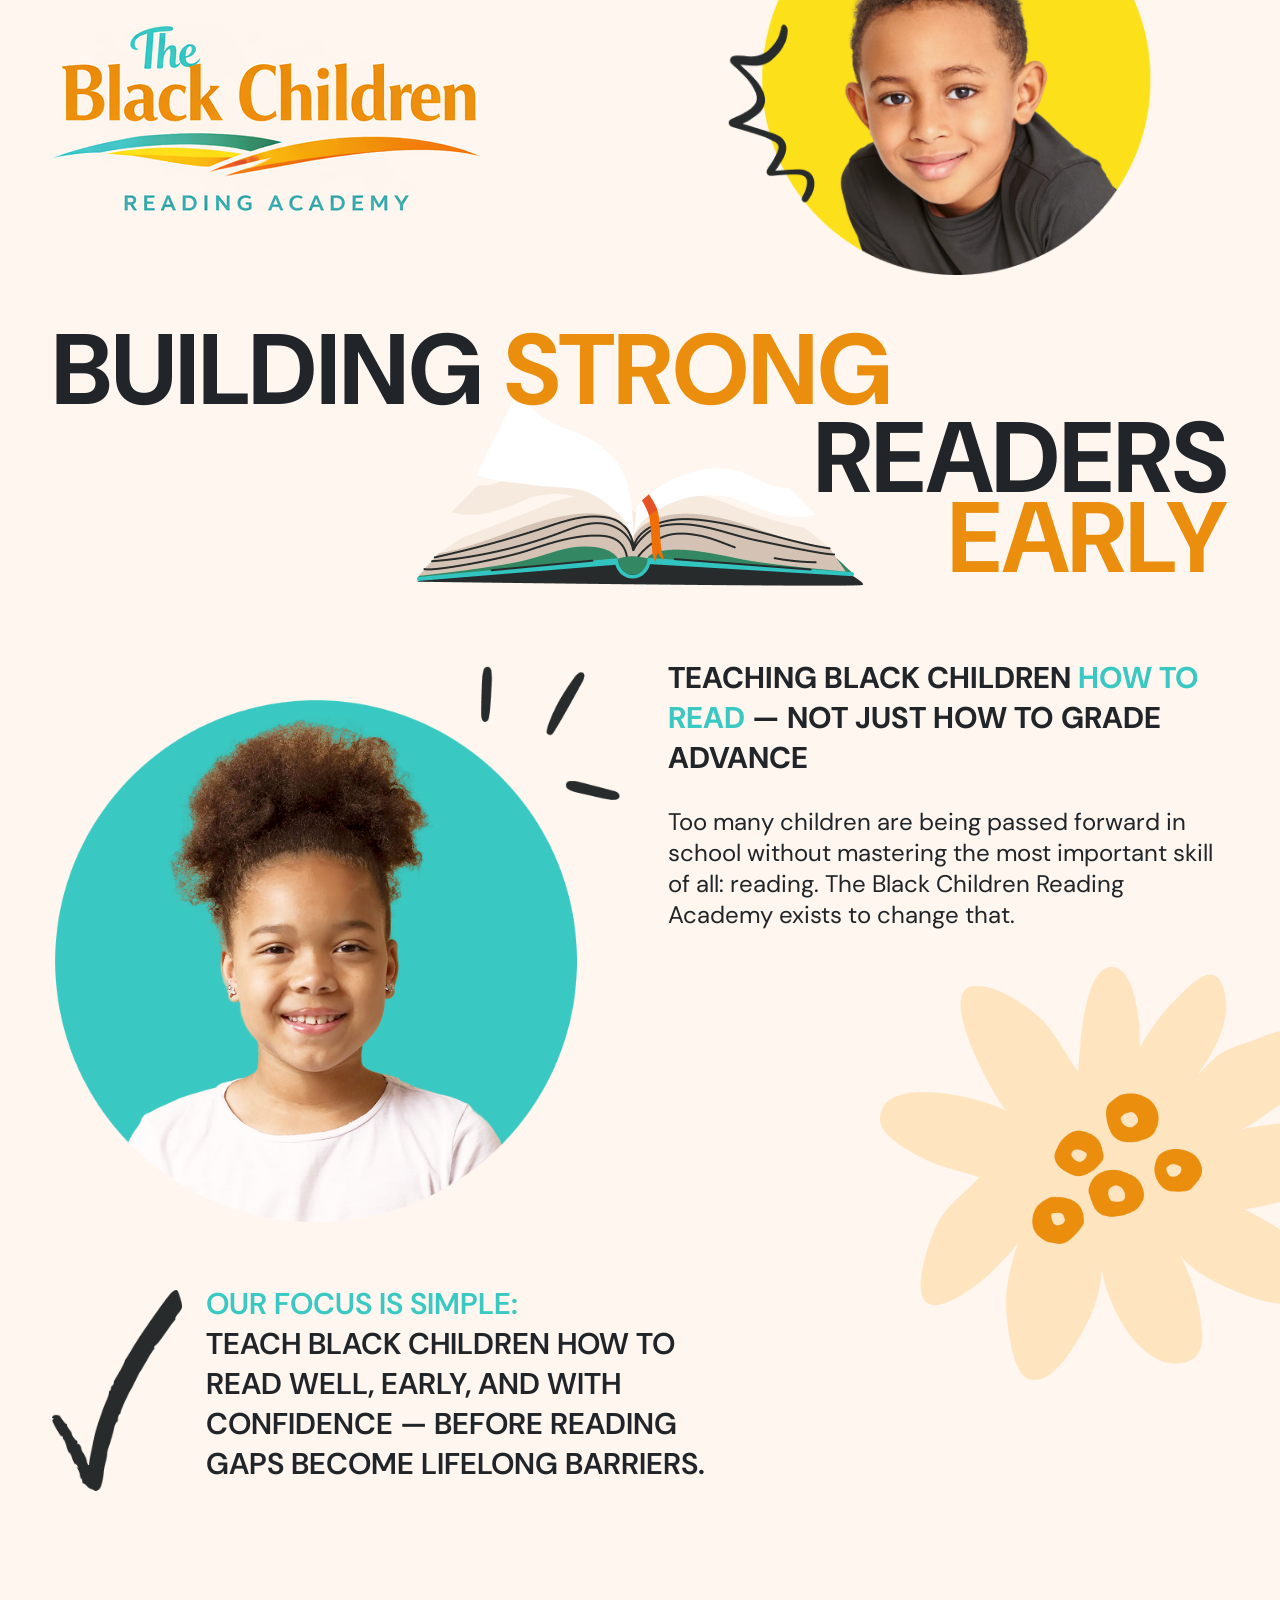
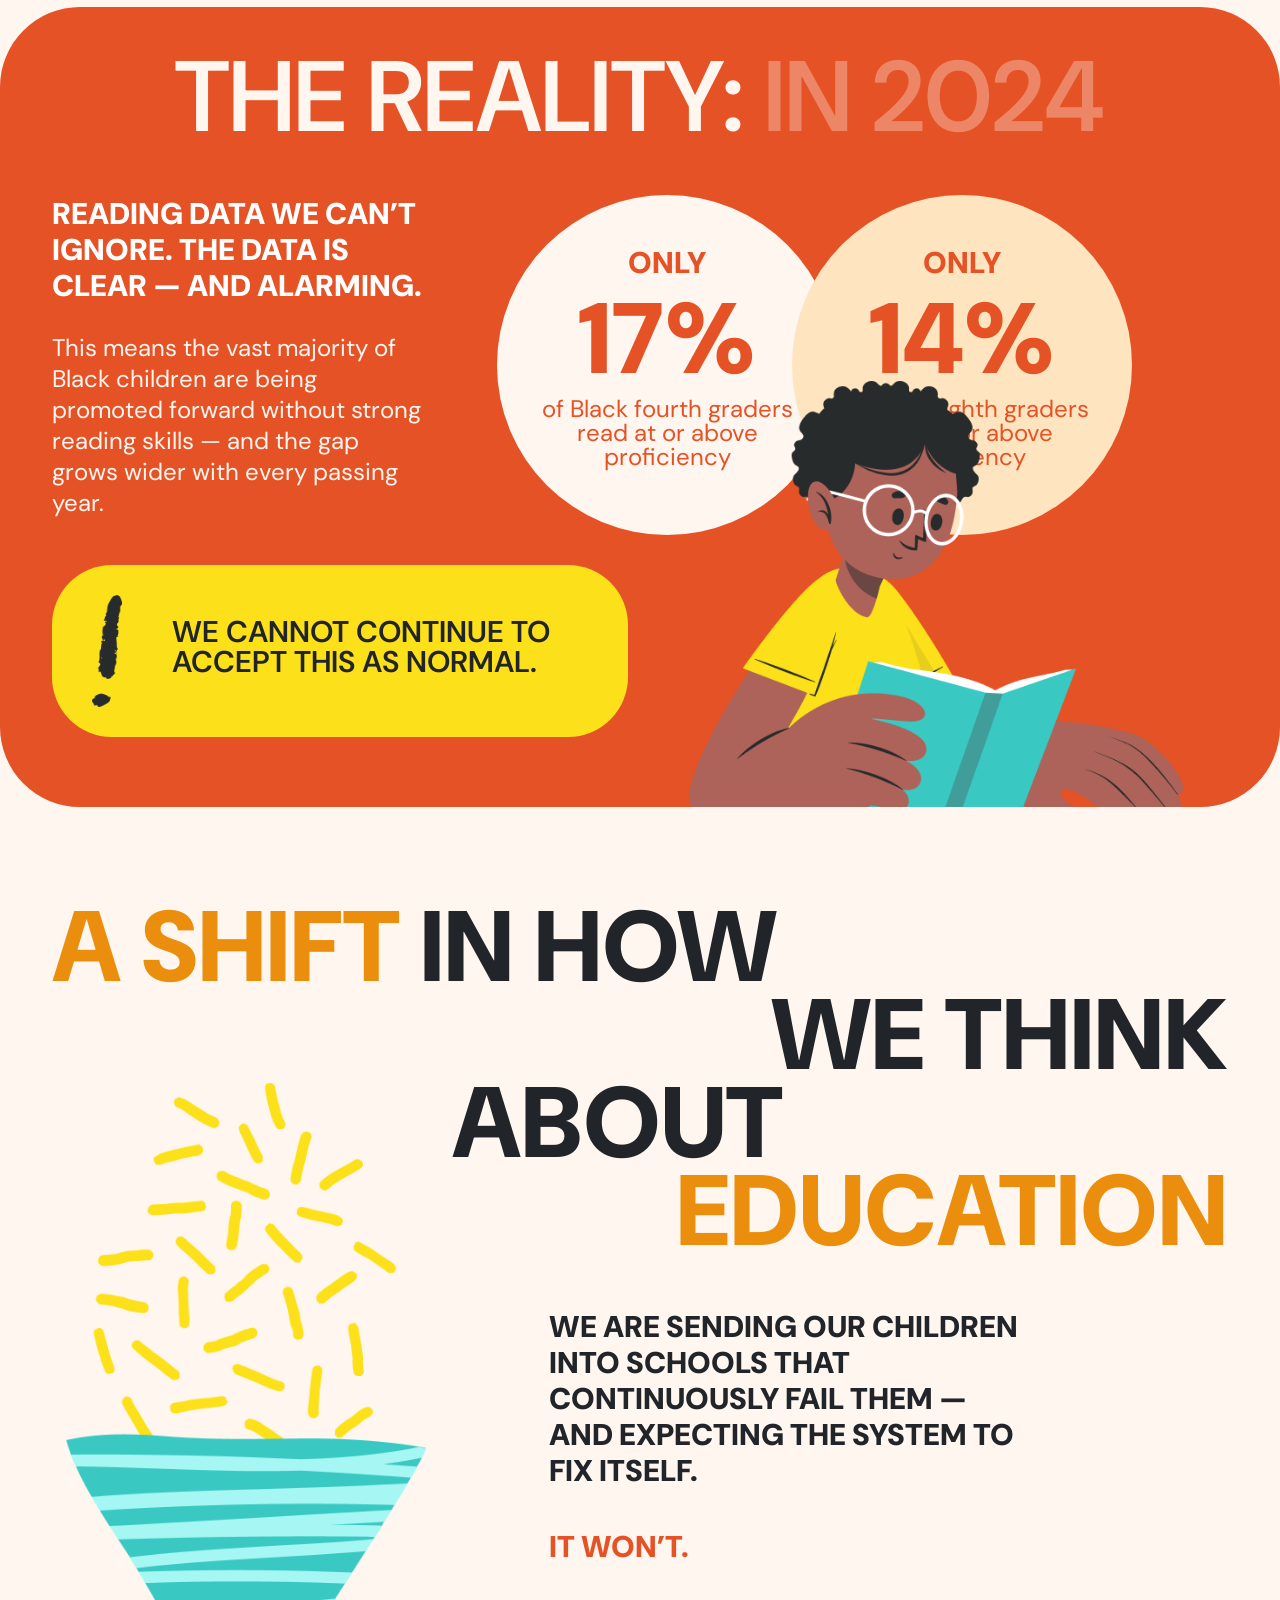
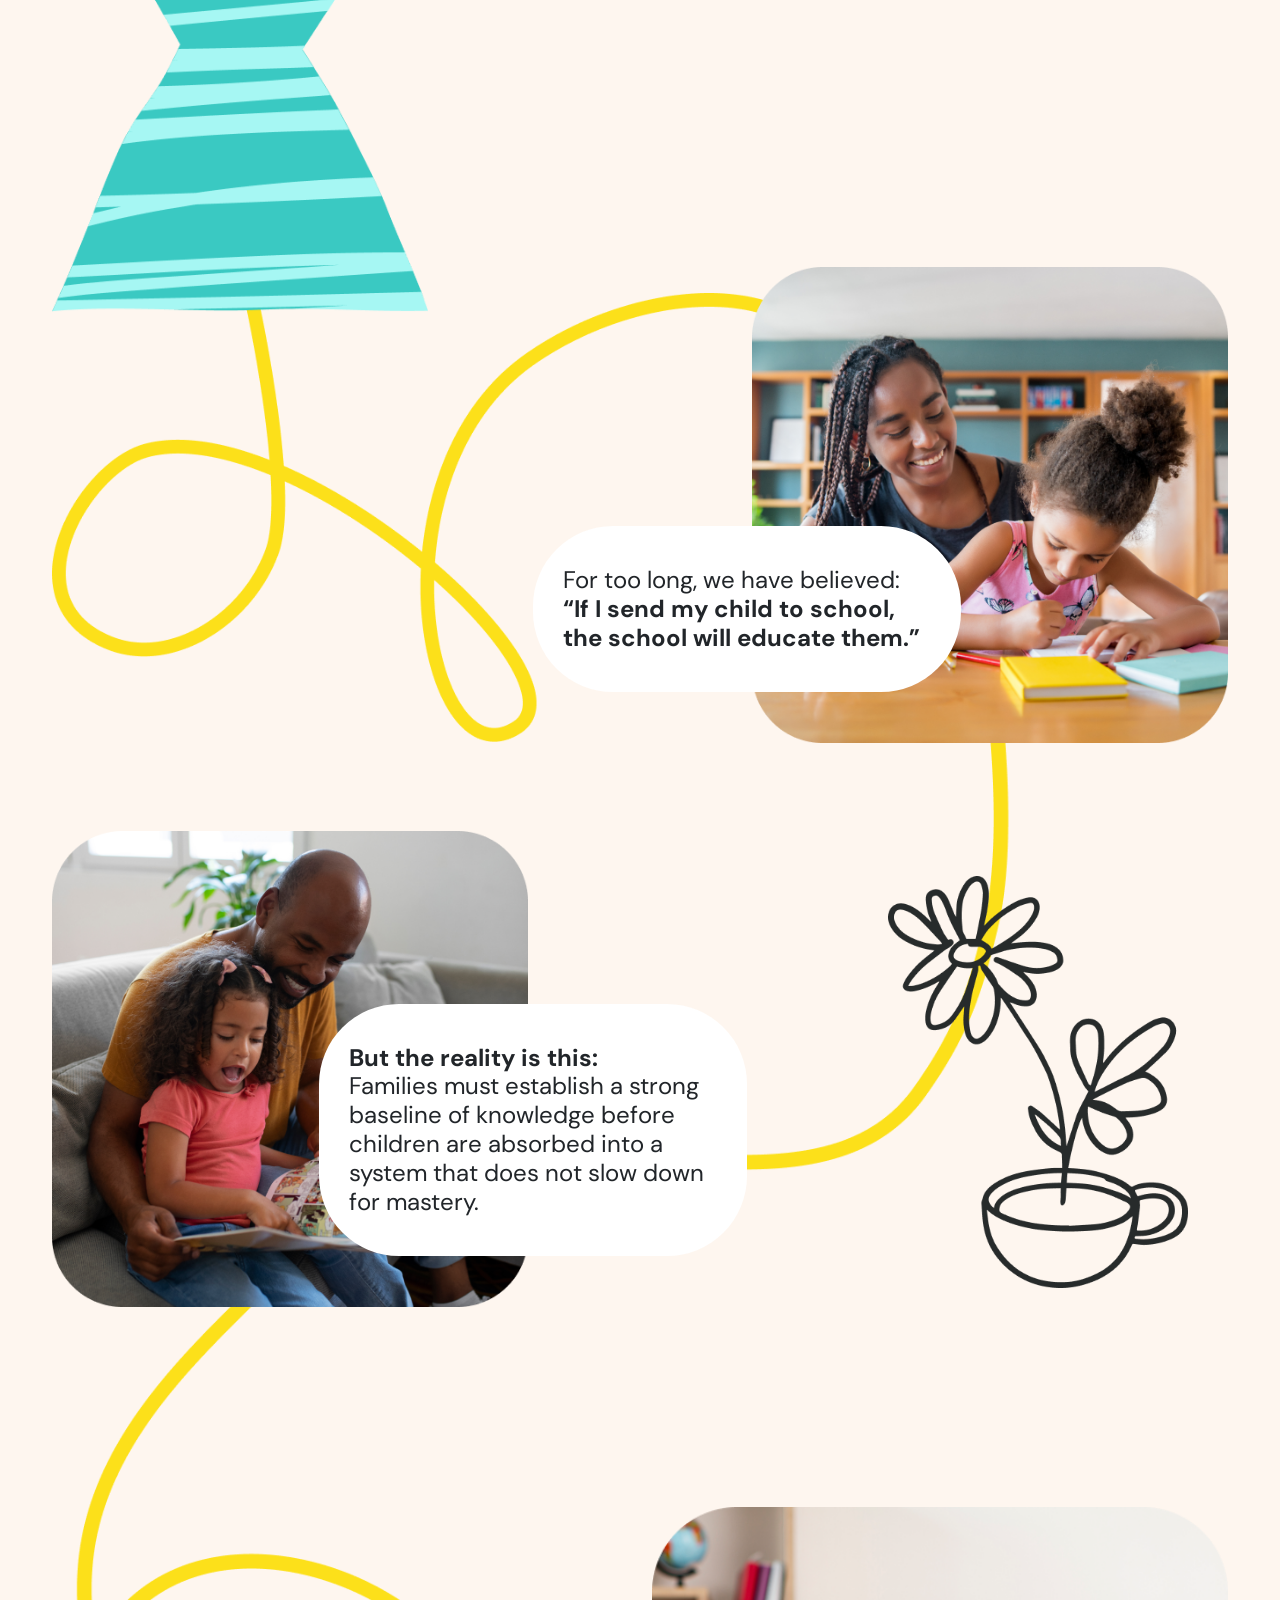
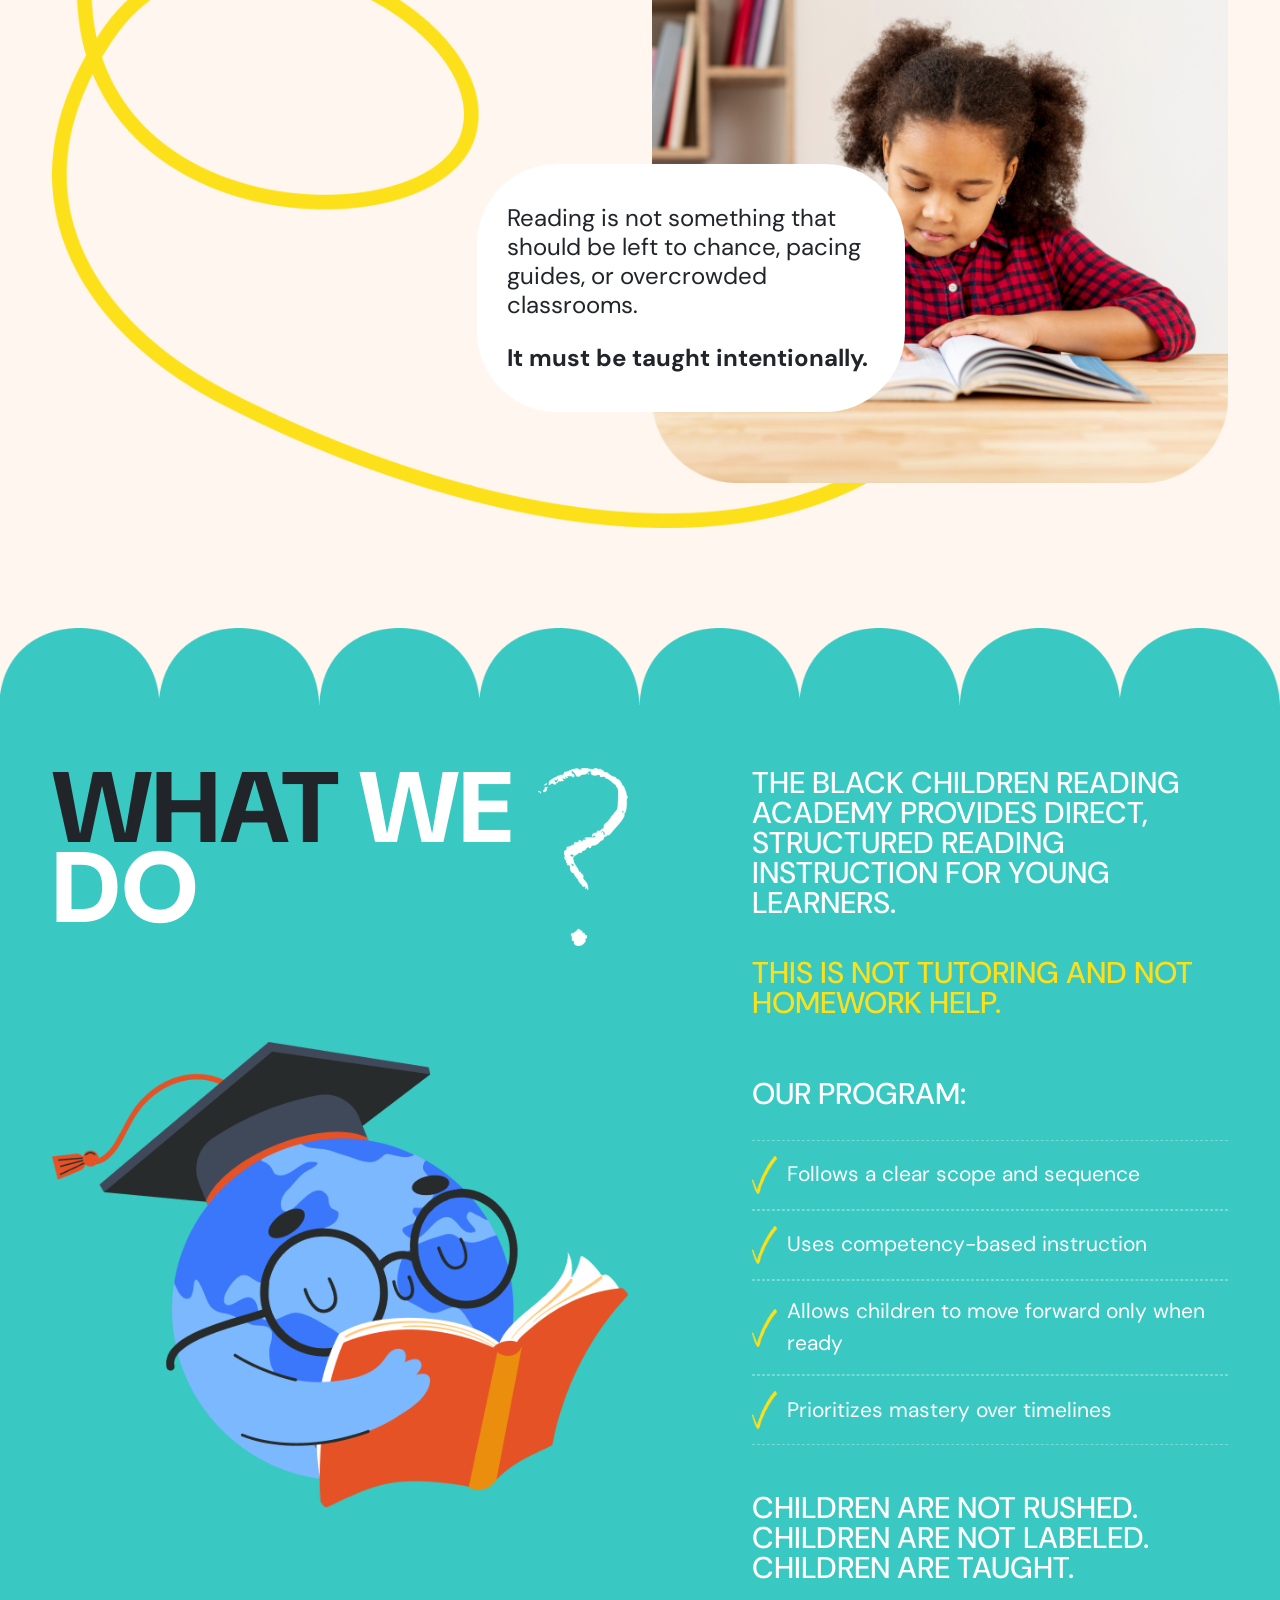
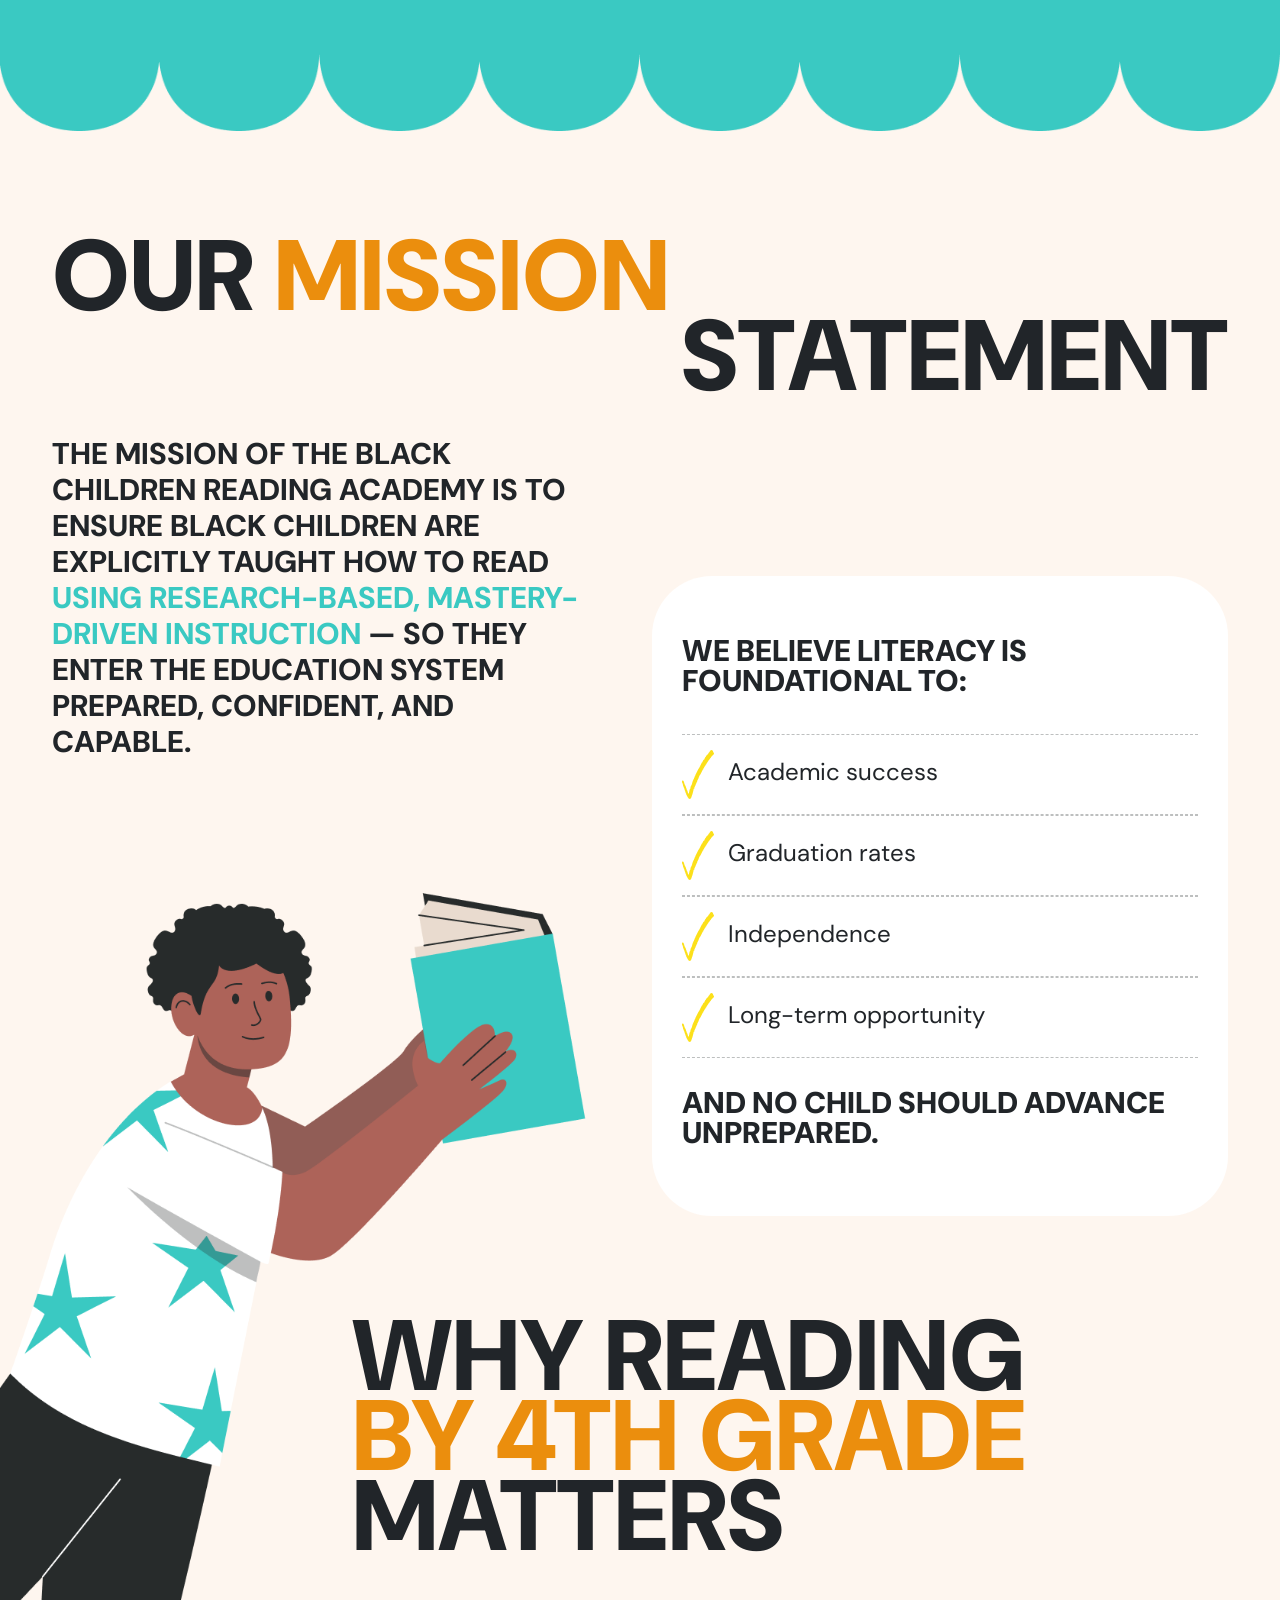
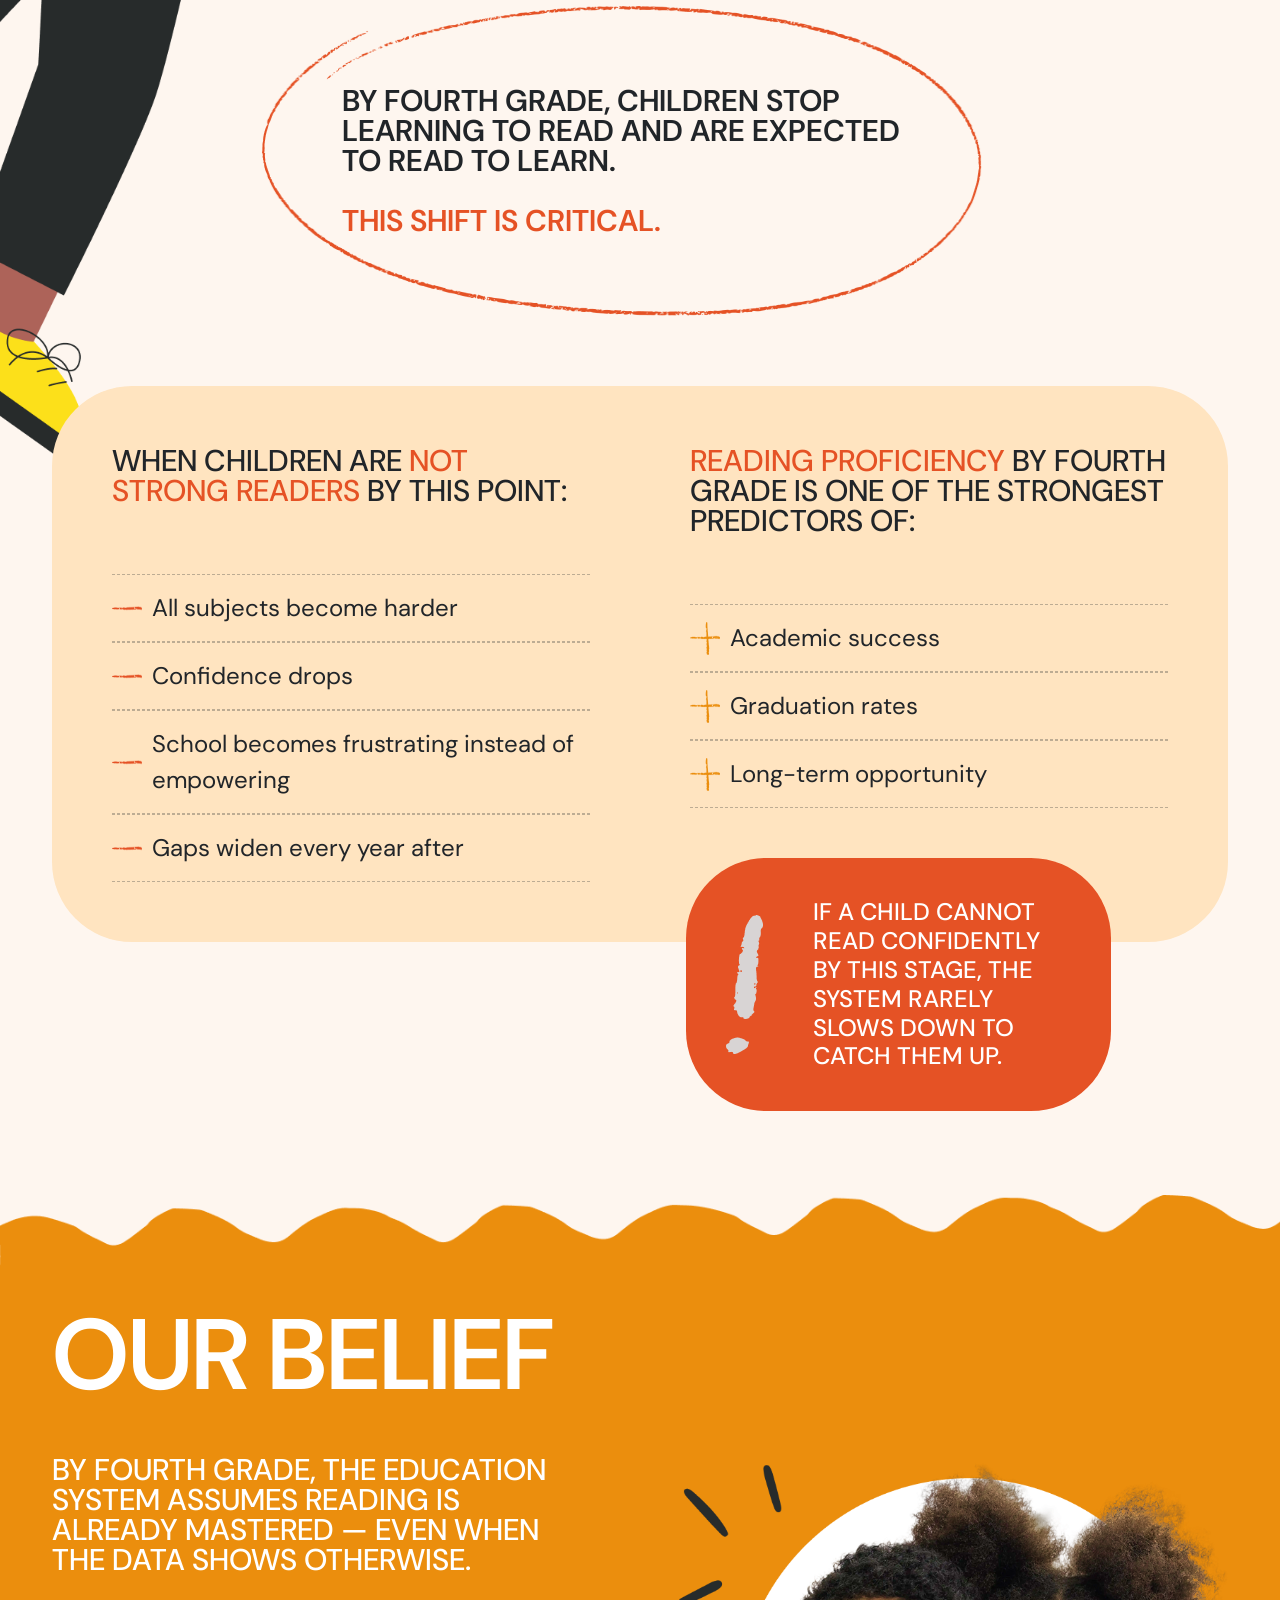
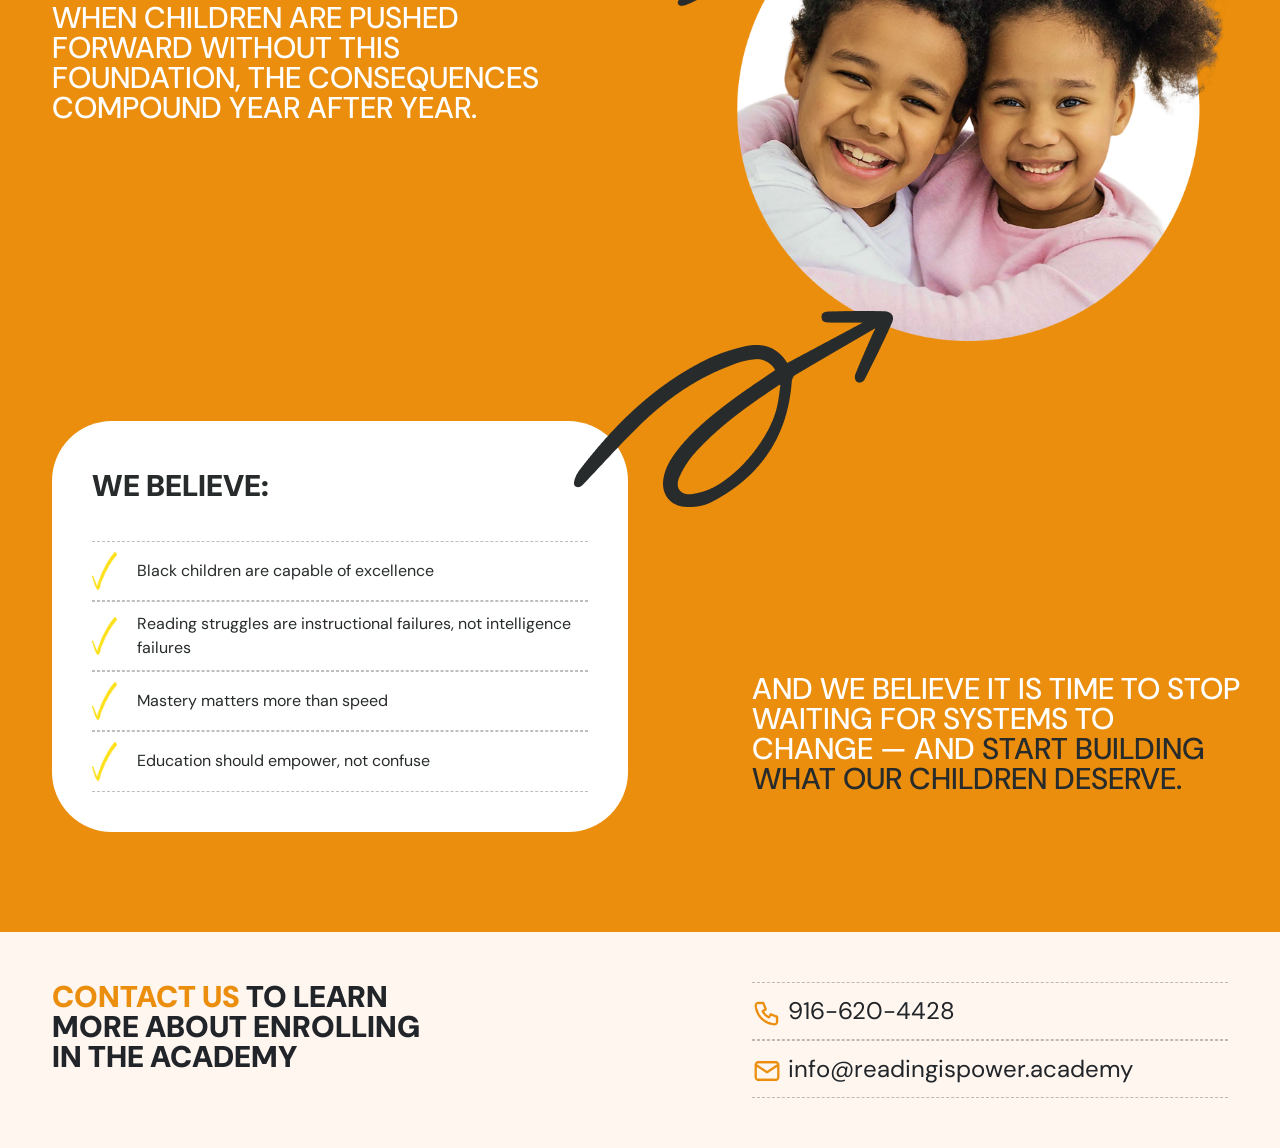
<file: index.html>
<!doctype html>
<html lang="en">

<head>
    <meta charset="utf-8">
    <title>Building Strong Readers Early</title>
    <meta name="viewport" content="width=device-width, initial-scale=1">
    <link
        href="https://fonts.googleapis.com/css2?family=DM+Sans:ital,opsz,wght@0,9..40,100..1000;1,9..40,100..1000&display=swap"
        rel="stylesheet">
    <link href="css/style.css" rel="stylesheet">
    <link href="https://cdn.jsdelivr.net/npm/bootstrap@5.3.2/dist/css/bootstrap.min.css" rel="stylesheet">
</head>

<body>

    <!-- HERO -->
    <section class="section text-center hero-section main-section">
        <div class="container-fluid">
            <div class="row">
                <div class="col-md-6 col-lg-6 col-sm-12 text-start">
                    <img src="image/logo.png" alt="image" width="428px" class="img-fluid mt-4 logo_img">
                </div>
                <div class="col-md-6 col-lg-6 col-sm-12 desktop_view">
                    <picture>
                        <img src="image/child-1.png" class="img-fluid" alt="" width="428px">
                    </picture>
                </div>

                <div class="hero_text">
                    <div class="mobile_view">
                        <img src="image/child-1-mobile.png" alt="image">
                    </div>
                    <h1 class="fw-bold text-start">
                        BUILDING <span class="heading-orange">STRONG
                    </h1>
                    <h1 class="fw-bold text-end">
                        READERS<span> <br> EARLY</span>
                    </h1>
                    <div class="book_img">
                        <img src="image/book.png" alt="book image">
                    </div>
                </div>

            </div>

        </div>
    </section>

    <section class="section bg-orange main-section">
        <div class="container-fluid ">


            <div class="row mt-5 g-4 justify-content-center">
                <div class="col-md-6">
                    <img src="image/child-2.png" alt="image" class="img-fluid">

                </div>
                <div class="col-md-6">
                    <div class="stat-box ps-3">
                        <h2 class="fw-bold">
                            Teaching Black Children <span> How to Read </span> — NOT JUST HOW TO GRADE ADVANCE
                        </h2>
                        <p>Too many children are being passed forward in school without mastering the most important
                            skill of all: reading. The Black Children Reading Academy exists to change that.</p>
                    </div>
                    <div class="side_img">
                        <img src="image/flwer.png" alt="image" width="100%" class="desktop_view">
                        <img src="image/flwer.png" alt="image" width="100%" class="mobile_view">
                    </div>
                </div>
            </div>
            <div class="row">
                <div class="col-lg-7 col-md-7">
                    <div class="reality_box d-flex gap-4 mt-5 align-items-center">
                        <p><img src="image/check_icon.png" alt="image"></p>
                        <h2><span> Our focus is simple:</span> <br>Teach Black children how to read well, early, and
                            with confidence — before reading gaps become lifelong barriers.</h2>
                    </div>
                </div>
            </div>
        </div>
    </section>
    <section class="section main-section the_reality">
        <div class="container-fluid">
            <h2>The Reality: <span> in 2024 </span></h2>
            <div class="row justify-content-center align-items-center my-5">
                <div class="col-lg-4 col-md-4">
                    <div class="parent_content">
                        <h3>Reading Data We Can’t Ignore. The data is clear —
                            and alarming.</h3>
                        <p>This means the vast majority of Black children are being promoted forward without strong
                            reading skills — and the gap grows wider with every passing year.</p>
                    </div>
                </div>
                <div class="col-lg-8 col-md-8">
                    <div class="sale_offer text-center d-flex">
                        <div class="cricle position-relative">
                            <div>
                                <h5>only</h5>
                                <h2>17%</h2>
                                <p>of Black fourth graders read at or above proficiency</p>
                            </div>
                        </div>
                        <div class="cricle bg_color">
                            <div>
                                <h5>only</h5>
                                <h2>14%</h2>
                                <p>of Black eighth graders read at or above proficiency</p>
                            </div>
                        </div>
                    </div>
                </div>
            </div>
            <div class="row position-relative">
                <div class="col-lg-6 col-md-6">
                    <div class="we_content">
                        <img src="image/info_icon.png" alt="image">
                        <h4>We cannot continue to accept this as normal.</h4>
                    </div>
                </div>
                <div class="col-lg-6 col-md-6">
                    <div class="child_3">
                        <img src="image/child-3.png" alt="image">
                    </div>
                </div>
            </div>
        </div>
    </section>
    <section class="section main-section shift_inhow">
        <div class="container-fluid">
            <h1><span>A Shift</span> in How </h1>
            <h1 class="text-end">We Think</h1>
            <div class="row">
                <div class="col-lg-4 col-md-4">
                    <div class="about_image">
                        <img src="image/image.png" alt="image" width="100%">
                    </div>
                </div>
                <div class="col-lg-8 col-md-8">
                    <h1 class="about_center">About </h1>
                    <h1 class="text-end"><span>Education</span> </h1>
                    <div class="row">
                        <div class="col-lg-1"></div>
                        <div class="col-lg-4">
                            <div class="it_wont">
                                <h4>
                                    We are sending our children into schools that continuously fail them — and expecting
                                    the system to fix itself.
                                    <br><span>It won’t.</span>
                                </h4>
                            </div>
                        </div>
                    </div>
                </div>

            </div>
            <div class="row">
                <div class="col-lg-7 col-md-7">
                    <div class="border_box">
                        <img src="image/border-1.png" alt="image" width="100%" class="desktop_view">
                        <img src="image/border-3.png" alt="image" width="100%" class="mobile_view">
                    </div>
                </div>
                <div class="col-lg-5 col-md-5">
                    <div class="parent_boxs">
                        <img src="image/about.png" alt="image" width="100%">
                        <div class="about_text_box">
                            <p>For too long, we have believed:<br>
                                <b>“If I send my child to school, the school will educate them.” </b>
                            </p>
                        </div>
                    </div>

                </div>
            </div>


            <div class="border_2">

                <div class="row  marign_top">
                    <div class="position-relative">
                        <img src="image/border-4.png" alt="image" class="position-relative mobile_view set_border">
                        <img src="image/flower.png" alt="" class="mobile_view floer_imgs">
                    </div>
                    <div class="col-lg-5 col-md-5">
                        <div class="parent_boxs">
                            <img src="image/about1.png" alt="image" width="100%">
                            <div class="about_text_box right_10">
                                <p><b>But the reality is this:</b> <br>
                                    Families must establish a strong baseline of knowledge before children are absorbed
                                    into a system that does not slow down for mastery.</p>
                            </div>
                        </div>
                    </div>
                    <div class="col-lg-2"></div>
                    <div class="col-lg-4 text-end">
                        <img src="image/flower.png" alt="image" width="80%" class="position-absolute desktop_view">
                        <img src="image/border-5.png" alt="" class="mobile_view border_5">
                    </div>
                </div>
                <div class="row marign_top">
                    <div class="col-lg-6 col-md-6"></div>
                    <div class="col-lg-6 col-md-6">
                        <div class="parent_boxs border_about">
                            <img src="image/about2.png" alt="image" width="100%">
                            <div class="about_text_box">
                                <p>Reading is not something that should be left to chance, pacing guides, or overcrowded
                                    classrooms. <br /><b class="mt-4 d-block">It must be taught intentionally.
                                    </b></p>
                            </div>
                        </div>
                    </div>
                </div>
            </div>
        </div>
    </section>
    <section class="section bg_img_section main-section">
        <div class="container-fluid">
            <div class="row">
                <div class="col-lg-6 col-md-6">
                    <div class="d-flex ">
                        <h1>What <span> We Do</span></h1>
                        <img src="image/qus_img.png" alt="image">
                    </div>
                    <img src="image/eaction.png" alt="image" class="mt-5 pt-5 desktop_view" width="100%">
                </div>
                <div class="col-lg-1 col-md-1"></div>
                <div class="col-lg-5 col-md-5">
                    <h4>The Black Children Reading Academy provides direct, structured reading instruction for young
                        learners.
                        <br><span>This is not tutoring and not homework help.</span>
                    </h4>
                    <img src="image/eaction.png" alt="image" class="mt-5 pt-5 mobile_view m_margin" width="100%">
                    <div class="our-program">
                        <h3>Our program:</h3>
                        <ul>
                            <li><img src="image/check_icons.png" alt="image"> Follows a clear scope and sequence</li>
                            <li><img src="image/check_icons.png" alt="image"> Uses competency-based instruction</li>
                            <li><img src="image/check_icons.png" alt="image"> Allows children to move forward only when
                                ready</li>
                            <li><img src="image/check_icons.png" alt="image"> Prioritizes mastery over timelines</li>
                        </ul>
                        <h4 class="mt-5">Children are not rushed. Children are not labeled. Children are taught.</h4>
                    </div>

                </div>
            </div>
        </div>
    </section>
    <section class="section main-section our-mission">
        <div class="container-fluid">
            <div class="hero_text">
                <h1 class="fw-bold text-start">
                    Our <span class="heading-orange">Mission
                </h1>
                <h1 class="fw-bold text-end">
                    Statement
                </h1>
            </div>
            <div class="row">
                <div class="col-lg-6 col-md-6">
                    <h4 class="mission_text">
                        The mission of The Black Children Reading Academy is to ensure Black children are explicitly
                        taught how to read <span> using research-based, mastery-driven instruction </span> — so they
                        enter the
                        education system prepared, confident, and capable.
                    </h4>
                    <div class="men_book desktop_view">
                        <img src="image/men-book.png" alt="iamge" width="95%">
                    </div>
                </div>
                <div class="col-lg-6 col-md-6">
                    <div class="mission_box">
                        <h4>We believe literacy is foundational to:</h4>
                        <ul>
                            <li>
                                <img src="image/check_icons.png" alt="image" class="me-2"> Academic success
                            </li>
                            <li>
                                <img src="image/check_icons.png" alt="image" class="me-2"> Graduation rates
                            </li>
                            <li>
                                <img src="image/check_icons.png" alt="image" class="me-2"> Independence
                            </li>
                            <li>
                                <img src="image/check_icons.png" alt="image" class="me-2"> Long-term opportunity
                            </li>
                        </ul>
                        <h4>And no child should advance UNPREPARED.</h4>
                    </div>
                </div>
                 </div>
                <div class="row">
                    <div class="col-lg-3 col-md-3 col-3">
                        <div class="men_book mobile_view">
                            <img src="image/men-book.png" alt="iamge" width="70%">
                        </div>
                    </div>
                    <div class="col-lg-9 col-md-9 col-9">
                        <h1 class="why_reading">Why Reading <br><span> by 4th Grade </span><br>Matters</h1>
                        <div class="big-circle">
                            <p>By fourth grade, children stop learning to read and are expected to read to learn.
                                <span><br> This shift is critical.</span></p>
                        </div>
                    </div>
                </div>
           

        </div>
    </section>
    <section class="section main-section whan_childs">
        <div class="container-fluid">
            <div class="orange_color">
                <div class="row">
                    <div class="col-lg-6 col-md-6 padding_right">
                        <h4>
                            When children are <span> not strong readers</span> by this point:
                        </h4>
                        <ul class="p-0 m-0">
                            <li>
                                <img src="image/minus_icon.png" alt="image"> All subjects become harder
                            </li>
                            <li>
                                <img src="image/minus_icon.png" alt="image"> Confidence drops
                            </li>
                            <li>
                                <img src="image/minus_icon.png" alt="image"> School becomes frustrating instead of
                                empowering
                            </li>
                            <li>
                                <img src="image/minus_icon.png" alt="image"> Gaps widen every year after
                            </li>
                        </ul>
                    </div>
                    <div class="col-lg-6 col-md-6 padding_left">
                        <h4>
                            <span class="color_org">Reading proficiency </span>by fourth grade is one of the strongest
                            predictors of:
                        </h4>
                        <ul class="p-0 m-0">
                            <li>
                                <img src="image/plus_icon.png" alt="image"> Academic success
                            </li>
                            <li>
                                <img src="image/plus_icon.png" alt="image"> Graduation rates
                            </li>
                            <li>
                                <img src="image/plus_icon.png" alt="image"> Long-term opportunity
                            </li>
                        </ul>
                    </div>
                </div>

            </div>
            <div class="box_org">
                <img src="image/info_icon.png" alt="image">
                <h4>If a child cannot read confidently by this stage, the system rarely slows down to catch them up.
                </h4>
            </div>
        </div>
    </section>
    <section class="section main-section our_belief">
        <div class="container-fluid">
            <h1>Our Belief</h1>
            <div class="row">
                <div class="col-lg-6 col-md-6">
                    <h4>By fourth grade, the education system assumes reading is already mastered — even when the data
                        shows otherwise.</h4>
                    <h4> When children are pushed forward without this foundation, the consequences compound year after
                        year.</h4>
                </div>
                <div class="col-lg-6 col-md-6">
                    <img src="image/image-1.png" alt="image" width="100%">
                </div>
            </div>
            <div class="row position-relative">
                <div class="col-lg-6 col-md-6">
                    <div class="loop_img">
                        <img src="image/loop.png" alt="image">
                    </div>
                    <div class="belief_box">
                        <h4>We believe:</h4>
                        <ul class="p-0 m-0">
                            <li>
                                <img src="image/check_icons.png" alt="image"> Black children are capable of excellence
                            </li>
                            <li>
                                <img src="image/check_icons.png" alt="image">Reading struggles are instructional
                                failures, not intelligence failures
                            </li>
                            <li>
                                <img src="image/check_icons.png" alt="image"> Mastery matters more than speed
                            </li>
                            <li>
                                <img src="image/check_icons.png" alt="image"> Education should empower, not confuse
                            </li>
                        </ul>
                    </div>
                </div>
                <div class="col-lg-6 col-md-6">
                    <h4 class="believe_text">
                        And we believe it is time to stop waiting for systems to change — and <span> start building what
                            our children deserve.</span>
                    </h4>
                </div>
            </div>
        </div>
    </section>
    <section class="section footer_section">
        <div class="container-fluid">
            <div class="row">
                <div class="col-lg-4 col-md-4">
                    <h4><span>Contact us </span>to learn more about enrolling in the academy</h4>
                </div>
                <div class="col-lg-3 col-md-3"></div>
                <div class="col-lg-5 col-md-5">
                    <ul class="p-0 m-0">
                        <li><img src="image/phone_icon.png" alt="image" width="30px"> 916-620-4428 </li>
                        <li><img src="image/email_icon.png" alt="image" width="30px"> info@readingispower.academy </li>
                    </ul>
                </div>
            </div>
        </div>
    </section>
    <script src="https://cdn.jsdelivr.net/npm/bootstrap@5.3.2/dist/js/bootstrap.bundle.min.js"></script>
</body>

</html>
</file>
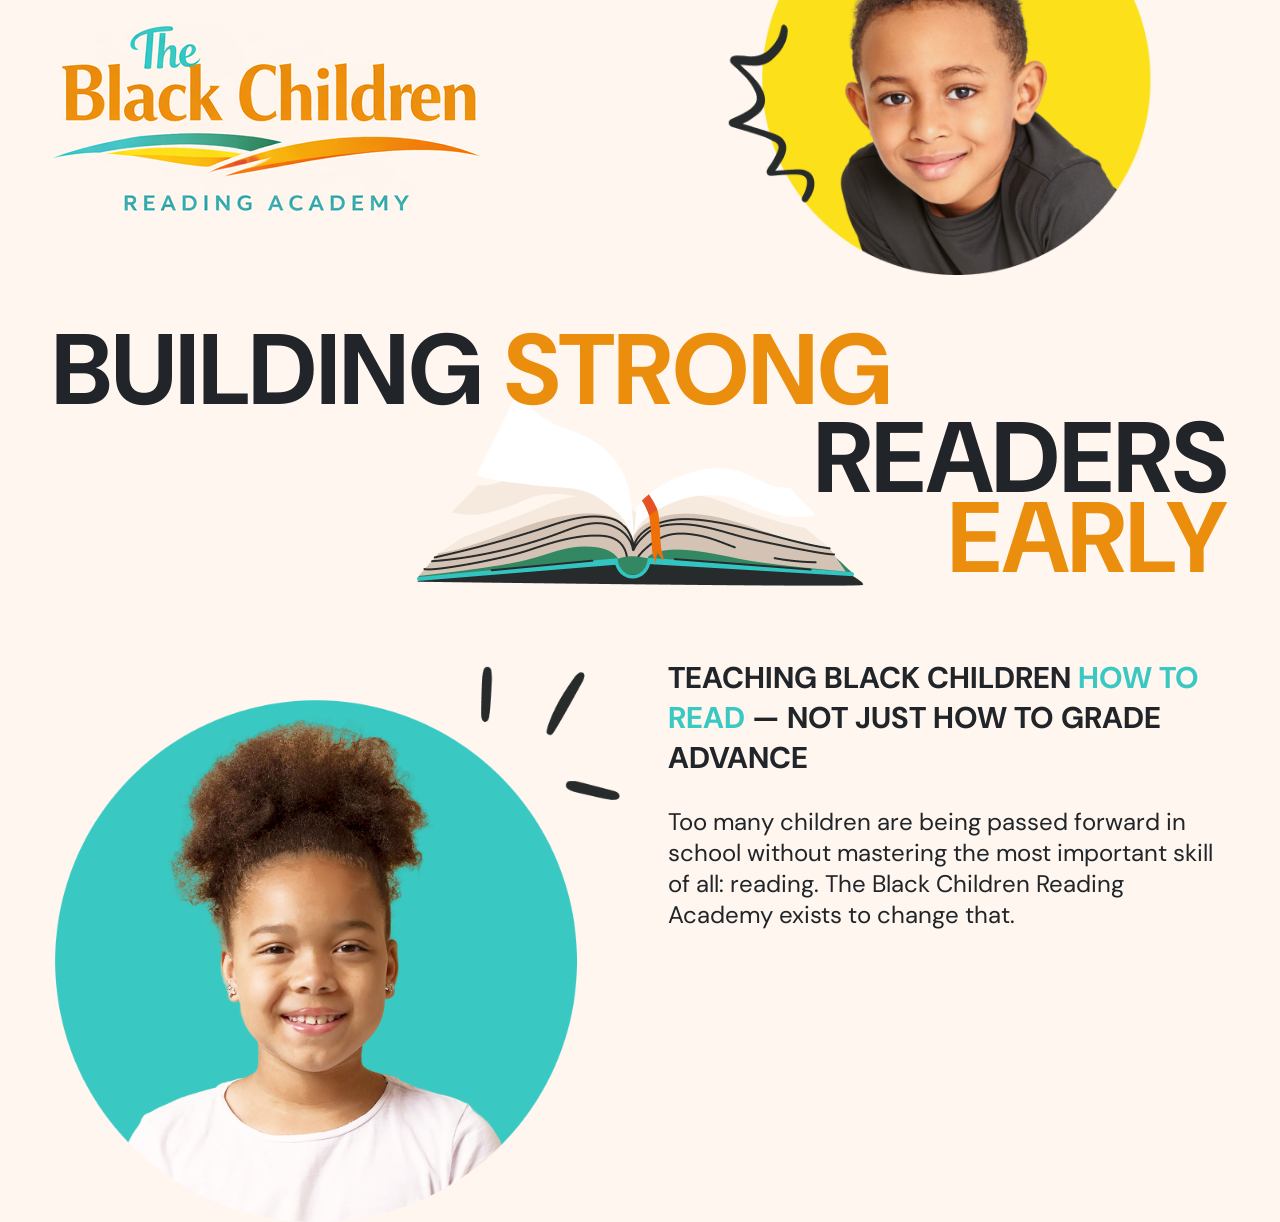
<file: home.html>
<!doctype html>
<html lang="en">

<head>
    <meta charset="utf-8">
    <title>Building Strong Readers Early</title>
    <meta name="viewport" content="width=device-width, initial-scale=1">
    <link
        href="https://fonts.googleapis.com/css2?family=DM+Sans:ital,opsz,wght@0,9..40,100..1000;1,9..40,100..1000&display=swap"
        rel="stylesheet">
    <link href="css/style.css" rel="stylesheet">
    <link href="https://cdn.jsdelivr.net/npm/bootstrap@5.3.2/dist/css/bootstrap.min.css" rel="stylesheet">
</head>

<body>

    <!-- HERO -->
    <section class="section text-center hero-section main-section">
        <div class="container-fluid">
            <div class="row">
                <div class="col-md-6 col-lg-6 col-sm-12 text-start">
                    <img src="image/logo.png" alt="image" width="428px" class="img-fluid mt-4">
                </div>
                <div class="col-md-6 col-lg-6 col-sm-12">
                    <img src="image/child-1.png" class="img-fluid" alt="" width="428px">

                </div>
                <div class="hero_text">
                    <h1 class="fw-bold text-start">
                        BUILDING <span class="heading-orange">STRONG
                    </h1>
                    <h1 class="fw-bold text-end">
                        READERS<span> <br> EARLY</span>
                    </h1>
                    <div class="book_img">
                        <img src="image/book.png" alt="book image">
                    </div>
                </div>

            </div>

        </div>
    </section>

    <!-- REALITY -->
    <section class="section bg-orange main-section">
        <div class="container-fluid ">


            <div class="row mt-5 g-4 justify-content-center">
                <div class="col-md-6">
                    <img src="image/child-2.png" alt="image" class="img-fluid">
                </div>
                <div class="col-md-6">
                    <div class="stat-box ps-3">
                        <h2 class="fw-bold">
                            Teaching Black Children <span> How to Read </span> — NOT JUST HOW TO GRADE ADVANCE
                        </h2>
                        <p>Too many children are being passed forward in school without mastering the most important
                            skill of all: reading. The Black Children Reading Academy exists to change that.</p>
                    </div>
                </div>
            </div>
        </div>
    </section>


    <!-- Bootstrap JS -->
    <script src="https://cdn.jsdelivr.net/npm/bootstrap@5.3.2/dist/js/bootstrap.bundle.min.js"></script>
</body>

</html>
</file>
<file: css/style.css>
:root {
    --primary-orange: #EB8E0D;
    --deep-red: #E55225;
    --teal-blue: #3AC9C2;
    --bg-cream: #FEF6EF;
    --text-dark: #272B2B;
    --font-family: "DM Sans", sans-serif;
}

body {
    font-family: var(--font-family) !important;
    background-color: var(--bg-cream) !important;
    color: var(--text-dark);
}

h1,
h2,
h3,
h4,
h5,
h6 {
    font-family: "DM Sans" sans-serif !important;
}

.main-section {
    padding: 0 40px;
}

.hero_text {
    padding-top: 55px;
    position: relative;
}

.hero_text .book_img {
    position: absolute;
    bottom: 0;
    left: 0;
    right: 0;
    z-index: 1;
}

.hero-section h1 {
    font-size: 148px;
    letter-spacing: -8px;
    line-height: 0.8;
    position: relative;
    z-index: 2;
    text-transform: uppercase;
}

.hero-section h1 span {
    color: var(--primary-orange);
}

.bg-orange h2 {
    font-size: 40px;
    text-transform: uppercase;
    line-height: 40px;
    letter-spacing: -5%;
    font-family: var(--font-family) !important;
    font-weight: 600;
}

.bg-orange h2 span {
    color: var(--teal-blue);
}

.bg-orange p {
    font-size: 24px;
    line-height: 1.3;
    letter-spacing: -5%;
    padding-top: 20px;
}

.reality_box img {
    width: 130px;
}

.side_img {
    position: absolute;
    right: 0;
    padding-top: 20px;
}

.stat-box {
    position: relative;
}

.the_reality {
    background-color: var(--deep-red);
    margin: 100px 0;
    padding: 40px;
    border-radius: 120px;
}

.the_reality h2 {
    font-size: 148px;
    text-transform: uppercase;
    line-height: 100%;
    letter-spacing: -8px;
    font-family: var(--font-family) !important;
    font-weight: 600;
    color: #FEF6EF;
    text-align: center;
}

.the_reality h2 span {
    color: #FFFFFF4D;
}

.sale_offer h5 {
    font-size: 40px;
    color: #E55225;
    text-transform: uppercase;
    font-weight: 900;
}

.sale_offer h2 {
    font-size: 148px;
    color: #E55225;
    font-weight: 900;
}

.sale_offer p {
    font-size: 24px;
    color: #E55225;
    line-height: 1;
    font-weight: 400;
}

.sale_offer .cricle {
    width: 428px;
    height: 428px;
    background-color: #FEF6EF;
    border-radius: 100%;
    display: flex;
    align-items: center;
    padding: 40px;
}

.parent_content h3 {
    font-size: 40px;
    letter-spacing: normal;
    text-align: start;
    text-transform: uppercase;
    font-weight: 900;
    color: #fff;
}

.parent_content p {
    font-size: 24px;
    color: #FEF6EF;
    line-height: 1.3;
    font-weight: 400;
    padding-top: 20px;
}

.sale_offer .cricle.bg_color {
    background-color: #FFE4C0;
    z-index: 2;
    position: relative;
}

.sale_offer .cricle.position-relative {
    left: 60px;
    z-index: 1;
}

.child_3 {
    position: absolute;
    bottom: -40px;
    z-index: 3;
    text-align: center;
}

.child_3 img {
    width: 87%;
}

.we_content {
    background-color: #FCE01A;
    border-radius: 80px;
    padding: 35px 51px;
    display: flex;
    align-items: center;
    gap: 50px;
    margin-bottom: 30px;
}

.we_content h4 {
    font-size: 40px;
    text-transform: uppercase;
    letter-spacing: normal;
    font-weight: 600;
    line-height: 1;
}

.shift_inhow {
    margin-bottom: 100px;
}

.shift_inhow h1 {
    font-size: 148px;
    letter-spacing: -8px;
    font-weight: 900 !important;
    line-height: 0.8;
    text-transform: uppercase;
}

.shift_inhow h1 span {
    color: var(--primary-orange);
}

.it_wont {
    width: 575px;
    padding-left: 30px;
    margin-top: 50px;
}

.it_wont h4 {
    font-size: 40px;
    text-transform: uppercase;
    font-weight: 900;
}

.it_wont h4 span {
    margin-top: 40px;
    display: block;
    color: var(--deep-red);
}

.border_box {
    position: relative;
    top: -19px;
    left: 0;
    z-index: 0;
    width: 780px;
    min-width: 100%;
}

.parent_boxs img {
    position: relative;
    z-index: 2;
    top: -45px;
}

.about_image {
    position: relative;
    z-index: 1;
}

.about_text_box p {
    font-size: 24px;
    margin: 0;
    line-height: 1.2;
}

.parent_boxs {
    position: relative;
}

.about_text_box {
    position: absolute;
    bottom: 20%;
    right: 56%;
    z-index: 9;
    background-color: #fff;
    padding: 40px 30px;
    border-radius: 80px;
    width: 428px;
}

.right_10 {
    position: absolute;
    bottom: 20%;
    left: 56%;
    z-index: 9;
    background-color: #fff;
    padding: 40px 30px;
    border-radius: 80px;
    width: 428px;
}

.border_2 {
    background-image: url(../image/border-2.png);
    background-repeat: no-repeat;
    background-size: contain;
    margin-top: -52px;
    position: relative;
}

.marign_top {
    padding-top: 200px !important;
}

.bg_img_section {
    background-image: url(../image/bg.png);
    background-repeat: no-repeat;
    padding: 140px 40px;
    background-size: 100% 100%;
    margin: 50px 0;
}

.bg_img_section h1 {
    font-size: 148px;
    letter-spacing: -8px;
    font-weight: 900;
    line-height: 0.8;
    text-transform: uppercase;
}

.bg_img_section h1 span {
    color: #fff;
}

.bg_img_section h4 {
    font-size: 40px;
    text-transform: uppercase;
    line-height: 1;
    color: #fff;
}

.bg_img_section h4 span {
    color: #FCE01A;
    display: block;
    padding-top: 40px;
}

.our-program h3 {
    font-size: 40px;
    text-transform: uppercase;
    color: #fff;
    padding: 50px 0 20px;
}

.our-program ul {
    padding: 0;
    margin: 0;
}

.our-program ul li {
    border-bottom: 1px dashed #FFFFFF4D;
    border-top: 1px dashed #FFFFFF4D;
    color: #fff;
    font-size: 21px;
    list-style: none;
    padding: 15px 0;
    display: flex;
    gap: 10px;
    align-items: center;
}

.our-program ul li img {
    width: 25px;
}

.our-mission {
    margin: 30px 0;
    position: relative;
}

.our-mission h1 {
    font-size: 148px;
    letter-spacing: -8px;
    font-weight: 900 !important;
    line-height: 0.8;
    text-transform: uppercase;
    margin: 0;
}

.our-mission h1 span {
    color: var(--primary-orange);
}

.mission_box {
    background-color: #fff;
    border-radius: 80px;
    padding: 40px 60px;
    margin-top: 180px;
}

.mission_box ul {
    padding: 0;
    margin: 0;
}

.mission_box ul li {
    list-style: none;
    border-bottom: 1px dashed #272B2B4D;
    border-top: 1px dashed #272B2B4D;
    font-size: 24px;
    list-style: none;
    padding: 15px 0;
}

.mission_box h4 {
    text-transform: uppercase;
    font-size: 40px;
    font-weight: 900;
    padding: 30px 0;
    line-height: 1;
}

.mission_text {
    font-size: 40px;
    line-height: 1;
    text-transform: uppercase;
    font-weight: 800;
    width: 541px;
    max-width: 100%;
    margin-top: 40px;
}

.mission_text span {
    color: var(--teal-blue);
}

.men_book {
    position: absolute;
    left: 0;
}

.our-mission .why_reading {
    margin-top: 180px;
}

.big-circle {
    background-image: url(../image/big-circle.png);
    background-repeat: no-repeat;
    background-size: 100% 100%;
    width: 720px;
    padding: 50px;
    margin-top: 50px;
    margin-left: -90px;
    position: relative;
}

.big-circle p {
    font-size: 40px;
    line-height: 1;
    padding: 65px 40px;
    margin: 0;
    text-transform: uppercase;
    font-weight: 600;
}

.big-circle span {
    display: block;
    color: var(--deep-red);
}

.orange_color {
    background-color: #FFE4C0;
    border-radius: 80px;
}

.box_org {
    background-color: var(--deep-red);
    border-radius: 80px;
    display: flex;
    gap: 50px;
    padding: 40px;
    width: 425px;
    color: #fff;
    margin: auto;
    position: relative;
    align-items: center;
    left: 22%;
    top: -84px;
    text-transform: uppercase;
}

.box_org img {
    filter: invert(1);
}

.box_org h4 {
    padding-bottom: 0 !important;
    margin: 0;
}

.whan_childs {
    position: relative;
    z-index: 2;
}

.orange_color {
    padding: 60px;
}

.orange_color ul li {
    list-style: none;
    font-size: 24px;
    font-weight: 400 !important;
    border-bottom: 1px dashed #272B2B4D;
    border-top: 1px dashed #272B2B4D;
    padding: 15px 0;
    display: flex;
    align-items: center;
}

.orange_color ul li img {
    width: 30px;
    margin-right: 10px;
}

.orange_color h4 {
    font-size: 40px;
    text-transform: uppercase;
    line-height: 1;
    padding-bottom: 60px;
}

.orange_color h4 span {
    color: var(--deep-red);
}

.color_org {
    color: var(--primary-orange);
}

.orange_color .padding_right {
    padding-right: 50px;
}

.orange_color .padding_left {
    padding-left: 50px;
}

.our_belief {
    background-image: url(../image/our_belief.png);
    background-repeat: no-repeat;
    background-size: cover;
    padding: 100px 40px;
    color: #fff;
}

.our_belief h1 {
    font-size: 148px;
    text-transform: uppercase;
    font-weight: 600;
    margin-bottom: 30px;
}

.our_belief h4 {
    font-size: 40px;
    line-height: 1;
    text-transform: uppercase;
    padding: 10px 0;
    width: 528px;
}

.belief_box {
    background-color: #fff;
    border-radius: 80px;
    padding: 60px;
    margin-top: 80px;
}

.belief_box h4 {
    text-transform: uppercase;
    color: #272B2B;
    font-weight: 900;
    margin-bottom: 30px;
}

.belief_box ul li {
    color: #272B2B;
    list-style: none;
    border-bottom: #272B2B4D 1px dashed;
    border-top: #272B2B4D 1px dashed;
    padding: 10px 0;
    display: flex;
    align-items: center;
}

.belief_box ul li img {
    width: 25px;
    margin-right: 20px;
}

.loop_img {
    position: absolute;
    text-align: center;
    display: flex;
    justify-content: center;
    left: 187px;
    right: 0;
    margin-top: -30px;
}

.believe_text {
    position: absolute;
    bottom: 20px;
    width: auto !important;
    padding-left: 100px !important;
}

.believe_text span {
    color: #272B2B;
}

.footer_section ul li {
    list-style: none;
    border-bottom: 1px dashed #272B2B4D;
    border-top: 1px dashed #272B2B4D;
    font-size: 24px;
    padding: 10px 0;
}

.footer_section {
    padding: 50px 40px;
}

.footer_section h4 {
    font-size: 40px;
    text-transform: uppercase;
    line-height: 1;
    font-weight: 900;
}

.footer_section h4 span {
    color: var(--primary-orange);
}

.desktop_view {
    display: block;
}

.mobile_view {
    display: none;
}
.position-absolute.desktop_view{
        width: 300px;
    right: 40px;
}
@media (max-width:1299px){
    .hero-section h1{
        font-size: 100px;
        letter-spacing: 0;
    }
    .sale_offer h5{
        font-size: 30px;
    }
    .bg-orange h2{
        font-size: 30px;
    }
    .bg_img_section h1{
        font-size: 100px;
        letter-spacing: 0;
    }
    .our-mission h1{
        font-size: 100px;
        letter-spacing: 0;
    }
    .mission_box{
        border-radius: 60px;
        padding:  30px;
    }
    .our-mission .why_reading{
        margin-top: 100px;
    }
    .big-circle{
        margin-bottom: 40px;
       
    }
    .orange_color h4{
        font-size: 30px;
    }
    .big-circle p{
        font-size: 30px;
        padding: 30px;
    }
    .our_belief h1{
        font-size: 100px;
    }
    .our_belief h4{
        font-size: 30px;
    }
    .belief_box{
        border-radius: 60px;
        padding: 40px;
    }
    .it_wont h4{
        font-size: 30px;
    }
    .it_wont{
        width: 500px;
    }
    .footer_section h4{
        font-size: 30px;
    }
    .men_book img{
        width: 600px;
        margin-top: 80px;
    }
    .mission_text{
        font-size: 30px;
        line-height: 1.2;
    }
    .mission_box h4{
        font-size: 30px;
    }
    .side_img img{
        width: 400px;
    }
    .bg_img_section .d-flex img{
        width: 90px;
    }
    .the_reality h2{
        font-size: 100px;
        letter-spacing: 0;
    }
    .shift_inhow h1{
        font-size: 100px;
        letter-spacing: 0;
    }
    .border_2{
            margin-top: -112px;
    }
    .parent_content h3{
        font-size: 30px;
    }
    .sale_offer .cricle{
            width: 340px;
    height: 340px;
    }
    .row.justify-content-center.align-items-center.my-5 {
    margin-bottom: 0 !important;
}
.the_reality{
    border-radius: 80px;
}
.sale_offer h2{
    letter-spacing: 0;
}
.sale_offer .cricle.position-relative{
    left: 45px;
}
.bg_img_section h4{
    font-size: 30px;
}
.our-program h3{
    font-size: 30px;
}
.we_content{
    padding: 30px 40px;
    border-radius: 60px;
    margin-top: 30px;
}
.we_content img{
    width: 6%;
}
.we_content h4{font-size: 30px;}
}
@media(max-width:1199px){
    .the_reality h2{
        font-size: 80px;
    }
    .side_img img{
        max-width: 100%;
        width: 100%;
    }
    .reality_box img {
    width: 78px;
}
    .sale_offer p{
        font-size: 20px;
    }
    .parent_content p{
        font-size: 20px;
    }
    .shift_inhow h1{
        font-size: 90px;
    }
    .we_content h4{
        font-size: 25px;
    }
    .bg_img_section h4{
        font-size: 25px;
    }
    .bg_img_section h1{font-size: 90px;}
    .hero-section h1{
        font-size: 90px;
    }
    .our-mission .why_reading{
        font-size: 90px;
    }
    .it_wont h4{
        font-size: 30px;
    }
    .our_belief h1{
        font-size: 90px;
    }
    .our_belief h4{
        font-size: 25px;
        max-width: 100%;
    }
    .orange_color h4{
        font-size: 25px;
    }
    .orange_color ul li{
        font-size: 20px;
    }
    .box_org{
        border-radius: 50px;
        padding: 30px;
        gap: 30px;
    }
    .border_2 {
        margin-top: -140px;
    }
    .position-absolute.desktop_view{
        width: 200px;
        top:150px
    }
    .orange_color{
        border-radius: 50px;
        padding: 50px;
    }
    .big-circle{
        width: 100%;
    }
    .big-circle p{
        font-size: 25px;
    }
    .mission_box{
        border-radius: 40px;
    }
    .men_book img{
        width: 50%;
        margin: 0;
    }
    .mission_box ul li{
        font-size: 20px;
    }
    .mission_box ul li img{
        width: 25px;
    }
    .mission_text{
        font-size: 25px;
    }
    .mission_box h4{
        font-size: 25px;
        padding: 10px 0;
    }
    .our-mission h1{
        font-size: 90px;
    }
    .about_text_box p{
        font-size: 18px;
    }
    .our-program ul li{
        font-size: 18px;
    }
}
@media (max-width:767px) {
    .hero-section h1 {
        font-size: 38px;
        letter-spacing: 0;
        width: 200px !important;
    }
.our-program ul li{
    font-size: 16px;
    padding: 10px 0;
}
.bg_img_section h4.mt-5{
padding: 0 !important;
}
    .marign_top {
        padding-top: 0 !important;
    }
    .hero_text{
        padding-top: 30px;
    }
    .mission_text{
        font-size: 24px;
    }
    .mission_box{
        padding: 20px;
        border-radius: 40px;
        margin-top: 30px;
    }
    .men_book.mobile_view{
        margin-top: -30px;
    }
    .big-circle{
        background-image: url(../image/m-big-circle.png);
        
    }
    .big-circle p{
        font-size: 24px;
        padding: 35px 0px 35px 30px
    }
    .orange_color .padding_right{
        padding-right: 0;
    }
    .orange_color{
        padding: 20px;
        border-radius: 40px;
    }
    .orange_color h4{
        font-size: 24px;
        padding-bottom: 10px;
    }
    .orange_color ul li{
        font-size: 16px;
        padding: 5px 0;
    }
    .orange_color .padding_left h4{
        margin-top: 30px;
    }
    .mission_box h4{
        font-size: 24px;
        padding: 10px;
        margin: 0;
    }
    .mission_box ul li img{
        width: 25px;
    }
    .mission_box ul li{
        font-size: 16px;
        padding: 10px 0;
    }
    .parent_boxs img {
        top: 0;
    }

    .book_img img {
        width: 200px;
    }

    .hero_text .book_img {
        left: 0px;
        bottom: -50px;
    }
.our-mission .why_reading{
    padding-left: 90px;
    z-index: 3;
    position: relative;
    font-size: 38px;
}
    .bg-orange h2 {
        font-size: 24px;
        line-height: 1;
        position: relative;
        z-index: 3;
        width: 267px;
    }

    .bg-orange p {
        font-size: 16px;
        padding: 0 !important;
    }

    .reality_box img {
        width: 70px;
    }

    .side_img {
        width: 200px;
    }

    .reality_box.d-flex.gap-4.mt-5.align-items-center {
        display: block !important;
    }

    .the_reality h2 {
        font-size: 36px;
        letter-spacing: 0;
    }

    .shift_inhow h1 {
        font-size: 38px;
        letter-spacing: 0;
    }

    .border_box {
        max-width: 100%;
    }

    .bg_img_section h1 {
        font-size: 38px;
        letter-spacing: 0;
    }

    .bg_img_section .d-flex img {
        width: 18%;
    }
    .bg_img_section .d-flex {
        width: 150px;
    }

    .our-mission h1 {
        font-size: 38px;
        letter-spacing: 0;
    }

    .stat-box.ps-3 {
        padding: 0 !important;
        line-height: 1;
    }
    .our-mission .why_reading{
        margin-top: 175px;
    }

    .big-circle {
        width: 100%;
        margin-left: 0px;
        padding: 20px;
        max-width: 100%;
    }

    .our_belief h1 {
        font-size: 38px;
    }

    .our_belief h4 {
        width: 100%;
        font-size: 24px;
        margin-bottom: 0px;
    }
    .believe_text{
        position: static;
        padding-left: 10px !important;
        padding-top: 30px !important;
    }
    .footer_section h4{
        font-size: 24px;
    }
    .footer_section{
        padding: 20px 0;
    }
    .footer_section ul.p-0.m-0{
        margin-top: 30px !important;
    }
    .footer_section ul li{
        font-size: 16px;
    }
    .loop_img {
                width: 100%;
        left: -38px;
        right: 0;
        margin-top: -14px;
        transform: rotate(-8deg);
    }
    .loop_img img{
        width: 200px;
    }
    .belief_box{
        border-radius: 40px;
        padding: 40px 20px;
    }

    .box_org {
        left: 0;
        width: 100%;
    }

    .orange_color .padding_left {
        padding-left: 10px;
    }
    .box_org{
        gap: 10px;
        border-radius: 40px;
        padding: 20px;
        top:0;
    }
    .box_org h4{
        font-size: 24px;
    }
    .box_org img{
        width: 100px;
        height: 80px;
    }
    .our_belief{
        background-image: url(../image/m_our_belief.png);
    }
    .about_text_box {
        width: 200px;
        right: 0;
        left: 0;
        bottom: -40px;
        padding: 20px;
        border-radius: 40px;
    }
   .shift_inhow .border_2 .parent_boxs.border_about{
        margin-top: -431px;
    padding-right: 0;
    padding-left: 80px;
    bottom: 200px;
    }
    .shift_inhow .border_2 .parent_boxs.border_about .about_text_box{
        bottom: -120px;
    }
.border_5{
    position: relative;
    margin-top: -220px;
    width: 90%;
}
.bg_img_section{
    background-size: cover;
    background-image: url(../image/bg-m.png);
    padding: 60px 0px !important;
}
.bg_img_section h4{
    font-size: 24px;
    padding-left: 80px;
}
.mt-5.pt-5.m_margin{
    margin: 0 !important;
}
.our-program h3{
    font-size: 24px;
    padding: 30px 0 10px;
}
    .set_border {
        margin: auto;
        margin-top: 35px;
        width: 100%;
    }
.floer_imgs{
        position: absolute;
    bottom: 224px;
    width: 155px;
    right: 30px;
}
    .it_wont {
        width: 100%;
        padding-left: 80px;
        position: relative;
        z-index: 2;
    }

    .it_wont h4 span {
        margin-top: 20px;
    }

    .parent_content h3 {
        font-size: 24px;
    }

    .the_reality {
        border-radius: 40px;
        padding: 20px 0 !important;
        padding-bottom: 0 !important;
    }

    .parent_content p {
        font-size: 16px;
    }

    .sale_offer h5 {
        font-size: 24px;
    }

    .sale_offer p {
        font-size: 16px;
        margin: 0;
    }

    .sale_offer .cricle.position-relative {
        left: 10px;
    }

    .sale_offer .cricle {
        width: 185px;
        height: 177px;
        padding: 20px;
    }

    .main-section {
        padding: 30px 0px;
        margin: 0;
    }

    .the_reality .row.justify-content-center.align-items-center.my-5 {
        margin: 30px 0 !important;
    }

    .we_content h4 {
        font-size: 24px;
        margin: 0;
    }

    .child_3 {
        position: relative;
        bottom: 0px;
    }

    .shift_inhow .col-lg-4.col-md-4 {
        order: 1;
    }

    .about_center {
        text-align: center;
    }

    .about_image {
        width: 200px;
        margin-top: -84px;
    }

    .about_text_box p {
        font-size: 16px;
    }

    .parent_boxs {
        padding-left: 80px;
    }

    .it_wont h4 {
        font-size: 24px;
    }

    .we_content {
        padding: 10px;
        gap: 10px;
        border-radius: 40px;
        margin-bottom: 0;
    }

    .we_content img {
        width: 20px;
    }

    .desktop_view {
        display: none;
    }

    .border_box .mobile_view {
        width: 230px;
        position: absolute;
    }

    .mobile_view {
        display: block;

    }

    .border_2 {
        background: none;
    }

    .shift_inhow .border_2 .parent_boxs {
        padding-left: 0px;
        padding-right: 80px;
        bottom: 200px;
    }
    

    .shift_inhow .about_text_box.right_10 {
        left: inherit;
        bottom: -90px;
    }

    .hero_text .mobile_view {
        position: absolute;
        right: 0px;
    }
}
@media (max-width:600px){
    .our-mission .why_reading{
        padding-left: 0;
        font-size: 30px;
    }
    .set_border{
        margin-top: 103px;
    }
    .big-circle{
        margin: 20px 0 0;
        width: 100%;
    }
    .big-circle p {
        font-size: 16px;
        padding: 11px 0px 11px 30px;
    }
    .shift_inhow .border_2 .parent_boxs.border_about .about_text_box {
        bottom: -70px;
    }
    .shift_inhow .border_2 .parent_boxs.border_about{
                      margin-top: -118px;
        bottom: 200px;
    }
    .about_text_box{
        width: 198px;
    }
}
</file>
